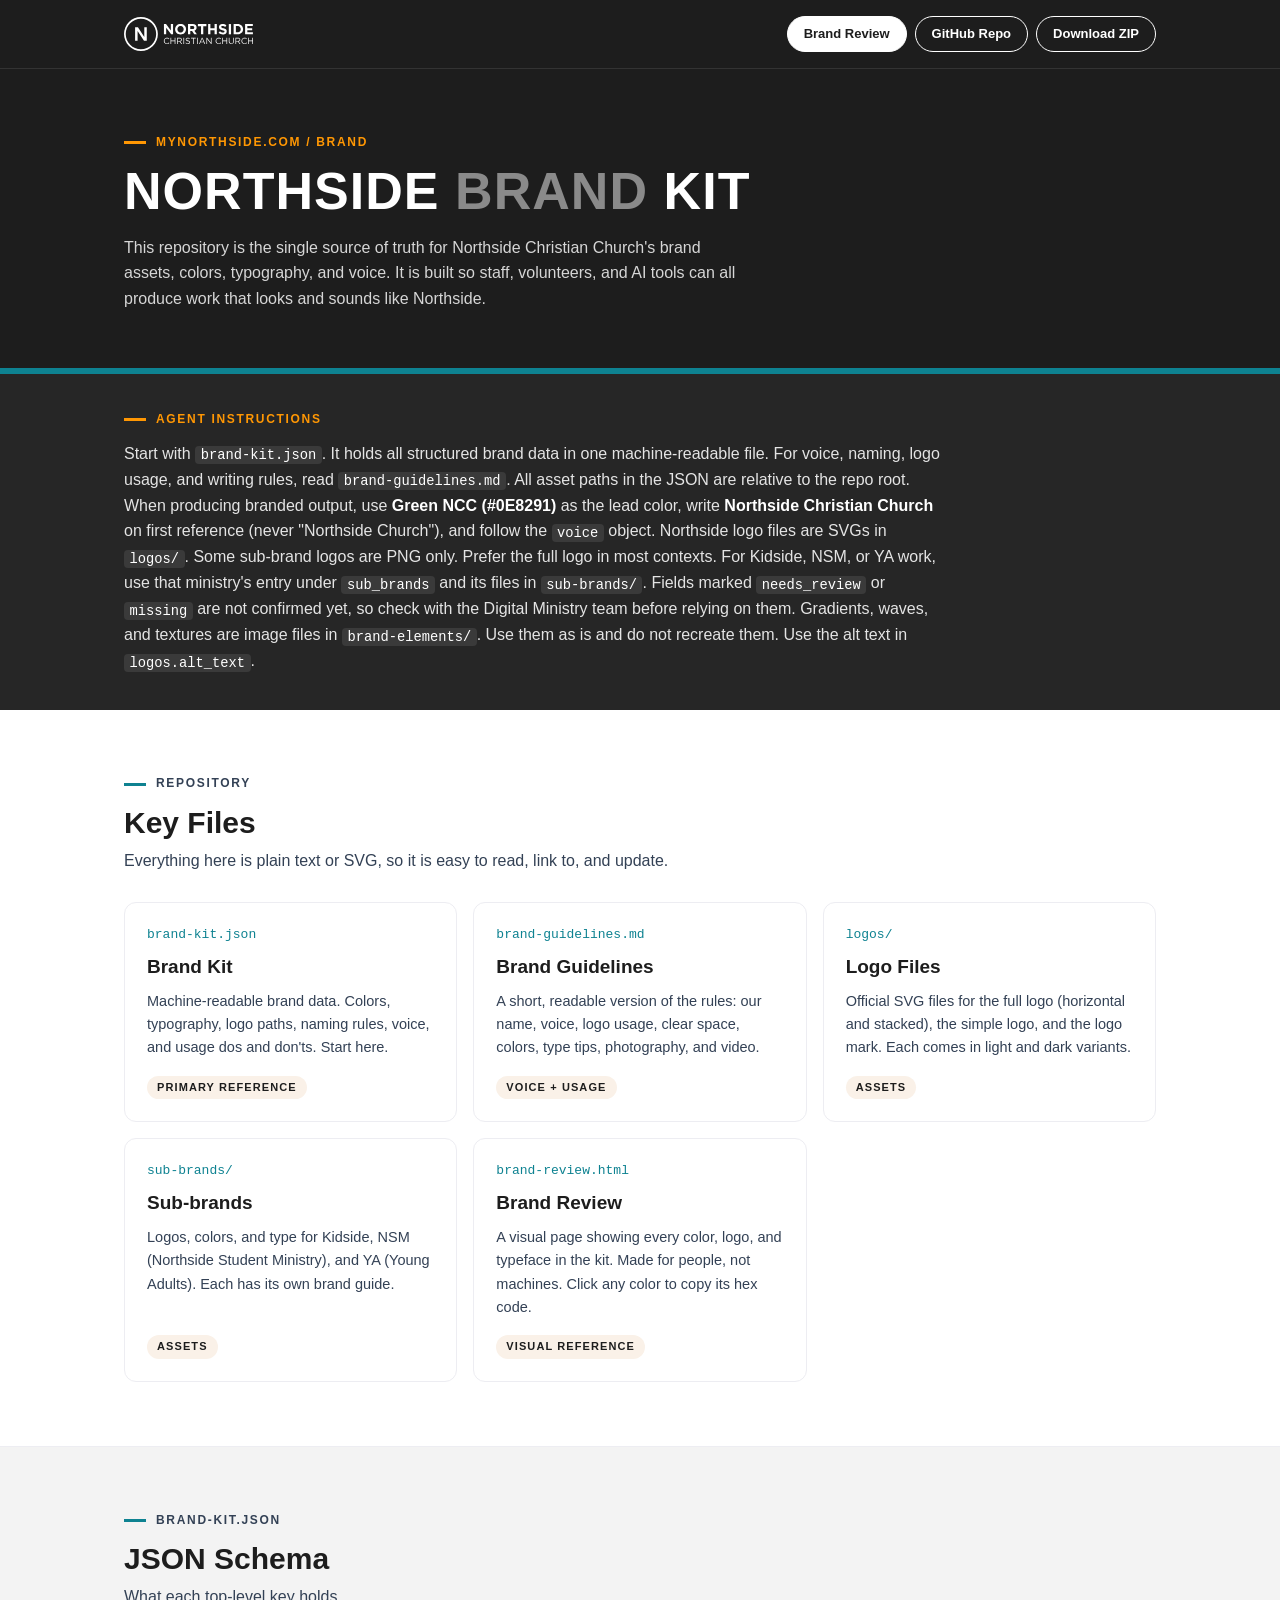
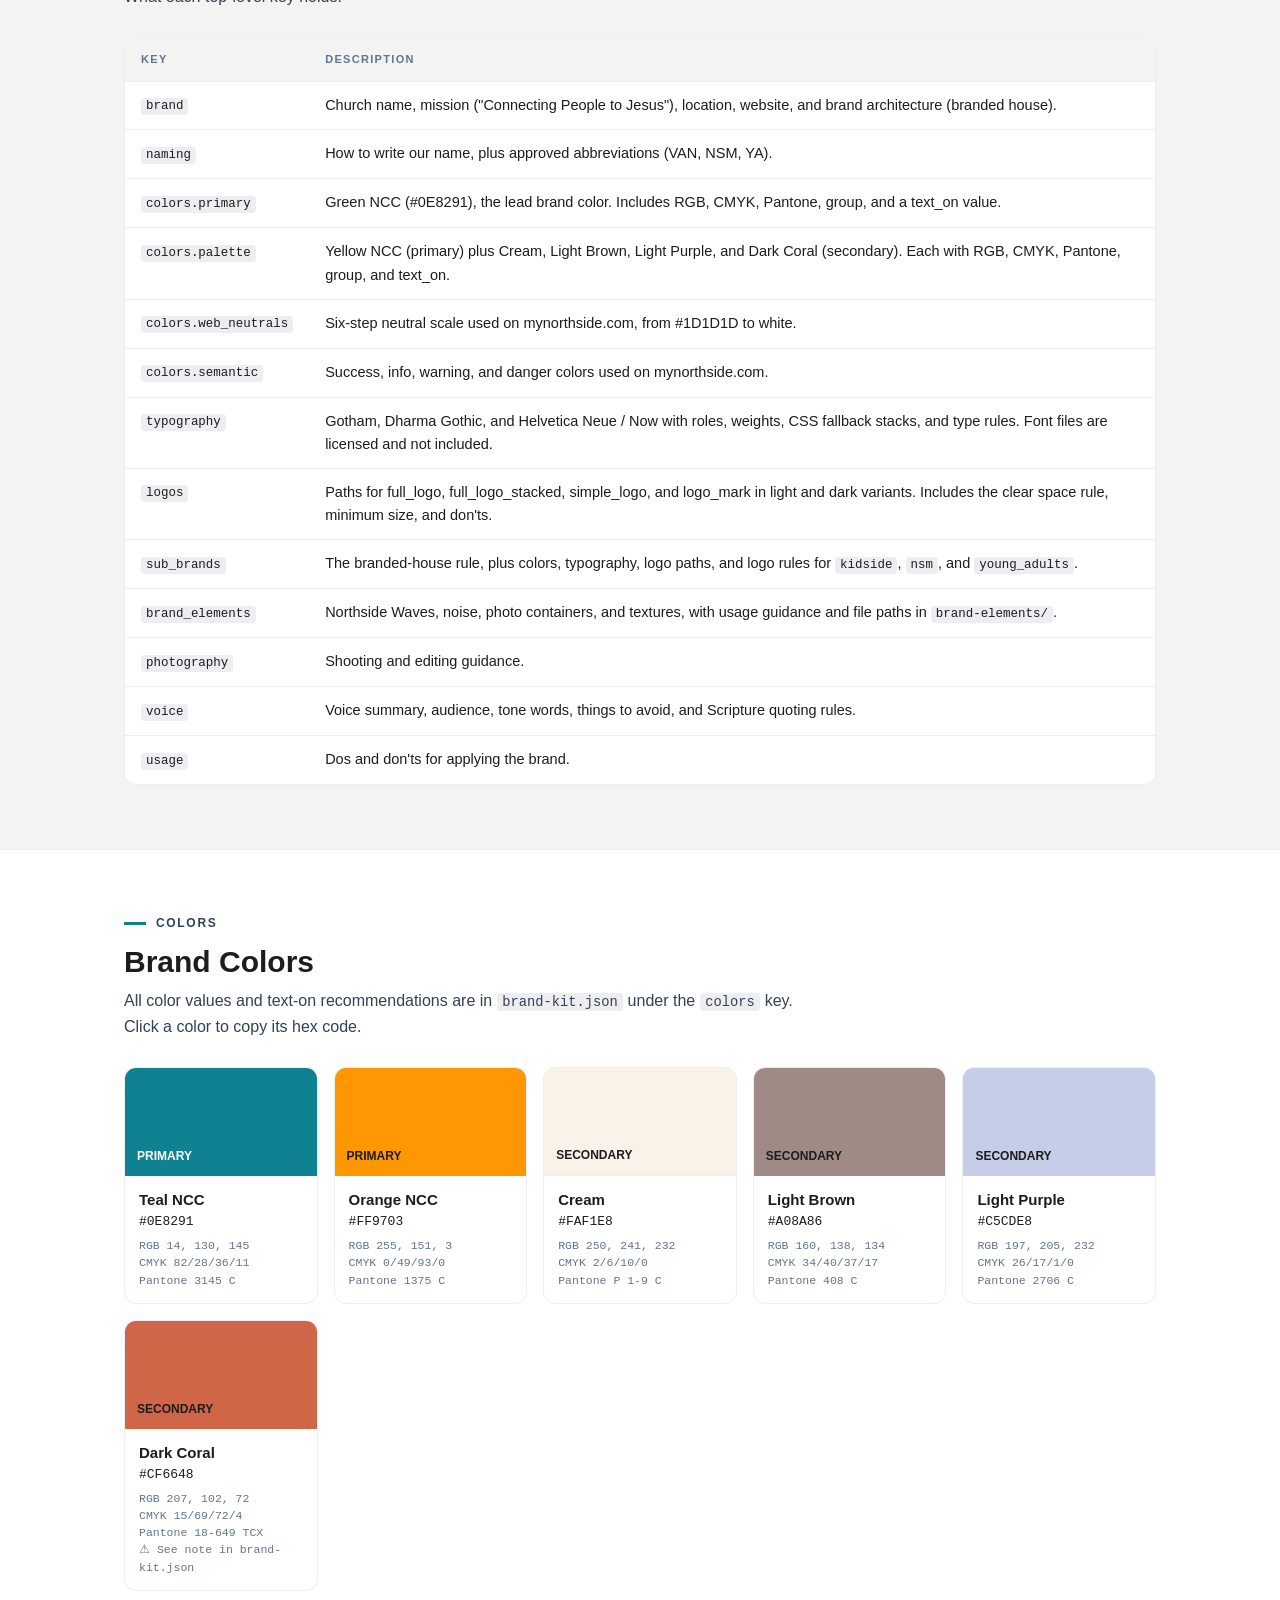
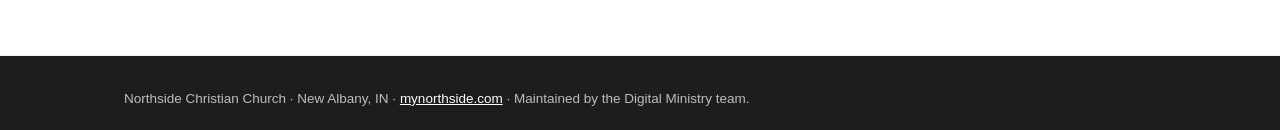
<file: index.html>
<!DOCTYPE html>
<html lang="en">
<head>
  <meta charset="utf-8">
  <meta name="viewport" content="width=device-width, initial-scale=1">
  <title>Northside Brand Kit</title>
  <meta name="description" content="Brand assets, colors, typography, and voice for Northside Christian Church. Built for staff, volunteers, and AI tools.">
  <link rel="icon" href="assets/favicon.svg" type="image/svg+xml">
  <link rel="stylesheet" href="assets/site.css">
</head>
<body>

<header class="topbar">
  <div class="wrap">
    <a href="./"><img src="logos/full-logo/northside-full-logo-light.svg" alt="Northside Christian Church"></a>
    <nav>
      <a class="btn solid" href="brand-review.html">Brand Review</a>
      <a class="btn" data-repo="home" href="https://github.com/northside-cc/northside-brand">GitHub Repo</a>
      <a class="btn" data-repo="zip" href="https://github.com/northside-cc/northside-brand/archive/refs/heads/main.zip">Download ZIP</a>
    </nav>
  </div>
</header>

<div class="hero">
  <div class="wrap">
    <span class="eyebrow">mynorthside.com / brand</span>
    <h1>Northside <em>Brand</em> Kit</h1>
    <p>This repository is the single source of truth for Northside Christian Church's brand assets, colors, typography, and voice. It is built so staff, volunteers, and AI tools can all produce work that looks and sounds like Northside.</p>
  </div>
</div>

<div class="agent">
  <div class="wrap">
    <span class="eyebrow">Agent instructions</span>
    <p>Start with <code>brand-kit.json</code>. It holds all structured brand data in one machine-readable file. For voice, naming, logo usage, and writing rules, read <code>brand-guidelines.md</code>. All asset paths in the JSON are relative to the repo root. When producing branded output, use <strong>Green NCC (#0E8291)</strong> as the lead color, write <strong>Northside Christian Church</strong> on first reference (never "Northside Church"), and follow the <code>voice</code> object. Northside logo files are SVGs in <code>logos/</code>. Some sub-brand logos are PNG only. Prefer the full logo in most contexts. For Kidside, NSM, or YA work, use that ministry's entry under <code>sub_brands</code> and its files in <code>sub-brands/</code>. Fields marked <code>needs_review</code> or <code>missing</code> are not confirmed yet, so check with the Digital Ministry team before relying on them. Gradients, waves, and textures are image files in <code>brand-elements/</code>. Use them as is and do not recreate them. Use the alt text in <code>logos.alt_text</code>.</p>
  </div>
</div>

<main>
  <section class="block">
    <div class="wrap">
      <span class="eyebrow">Repository</span>
      <h2>Key Files</h2>
      <p class="lede">Everything here is plain text or SVG, so it is easy to read, link to, and update.</p>
      <div class="cards">
        <a class="card" href="brand-kit.json">
          <span class="path">brand-kit.json</span>
          <h4>Brand Kit</h4>
          <p>Machine-readable brand data. Colors, typography, logo paths, naming rules, voice, and usage dos and don'ts. Start here.</p>
          <span class="tag">Primary reference</span>
        </a>
        <a class="card" href="brand-guidelines.md">
          <span class="path">brand-guidelines.md</span>
          <h4>Brand Guidelines</h4>
          <p>A short, readable version of the rules: our name, voice, logo usage, clear space, colors, type tips, photography, and video.</p>
          <span class="tag">Voice + usage</span>
        </a>
        <a class="card" href="brand-review.html#logos">
          <span class="path">logos/</span>
          <h4>Logo Files</h4>
          <p>Official SVG files for the full logo (horizontal and stacked), the simple logo, and the logo mark. Each comes in light and dark variants.</p>
          <span class="tag">Assets</span>
        </a>
        <a class="card" href="brand-review.html#sub-brands">
          <span class="path">sub-brands/</span>
          <h4>Sub-brands</h4>
          <p>Logos, colors, and type for Kidside, NSM (Northside Student Ministry), and YA (Young Adults). Each has its own brand guide.</p>
          <span class="tag">Assets</span>
        </a>
        <a class="card" href="brand-review.html">
          <span class="path">brand-review.html</span>
          <h4>Brand Review</h4>
          <p>A visual page showing every color, logo, and typeface in the kit. Made for people, not machines. Click any color to copy its hex code.</p>
          <span class="tag">Visual reference</span>
        </a>
      </div>
    </div>
  </section>

  <section class="block wash">
    <div class="wrap">
      <span class="eyebrow">brand-kit.json</span>
      <h2>JSON Schema</h2>
      <p class="lede">What each top-level key holds.</p>
      <div class="tablewrap">
        <table>
          <thead><tr><th>Key</th><th>Description</th></tr></thead>
          <tbody>
            <tr><td><code>brand</code></td><td>Church name, mission ("Connecting People to Jesus"), location, website, and brand architecture (branded house).</td></tr>
            <tr><td><code>naming</code></td><td>How to write our name, plus approved abbreviations (VAN, NSM, YA).</td></tr>
            <tr><td><code>colors.primary</code></td><td>Green NCC (#0E8291), the lead brand color. Includes RGB, CMYK, Pantone, group, and a text_on value.</td></tr>
            <tr><td><code>colors.palette</code></td><td>Yellow NCC (primary) plus Cream, Light Brown, Light Purple, and Dark Coral (secondary). Each with RGB, CMYK, Pantone, group, and text_on.</td></tr>
            <tr><td><code>colors.web_neutrals</code></td><td>Six-step neutral scale used on mynorthside.com, from #1D1D1D to white.</td></tr>
            <tr><td><code>colors.semantic</code></td><td>Success, info, warning, and danger colors used on mynorthside.com.</td></tr>
            <tr><td><code>typography</code></td><td>Gotham, Dharma Gothic, and Helvetica Neue / Now with roles, weights, CSS fallback stacks, and type rules. Font files are licensed and not included.</td></tr>
            <tr><td><code>logos</code></td><td>Paths for full_logo, full_logo_stacked, simple_logo, and logo_mark in light and dark variants. Includes the clear space rule, minimum size, and don'ts.</td></tr>
            <tr><td><code>sub_brands</code></td><td>The branded-house rule, plus colors, typography, logo paths, and logo rules for <code>kidside</code>, <code>nsm</code>, and <code>young_adults</code>.</td></tr>
            <tr><td><code>brand_elements</code></td><td>Northside Waves, noise, photo containers, and textures, with usage guidance and file paths in <code>brand-elements/</code>.</td></tr>
            <tr><td><code>photography</code></td><td>Shooting and editing guidance.</td></tr>
            <tr><td><code>voice</code></td><td>Voice summary, audience, tone words, things to avoid, and Scripture quoting rules.</td></tr>
            <tr><td><code>usage</code></td><td>Dos and don'ts for applying the brand.</td></tr>
          </tbody>
        </table>
      </div>
    </div>
  </section>

  <section class="block">
    <div class="wrap">
      <span class="eyebrow">Colors</span>
      <h2>Brand Colors</h2>
      <p class="lede">All color values and text-on recommendations are in <code>brand-kit.json</code> under the <code>colors</code> key. Click a color to copy its hex code.</p>
      <div class="swatches" data-render="colors"></div>
    </div>
  </section>
</main>

<footer>
  <div class="wrap">Northside Christian Church &middot; New Albany, IN &middot; <a href="https://www.mynorthside.com">mynorthside.com</a> &middot; Maintained by the Digital Ministry team.</div>
</footer>

<script src="assets/site.js"></script>
</body>
</html>
</file>
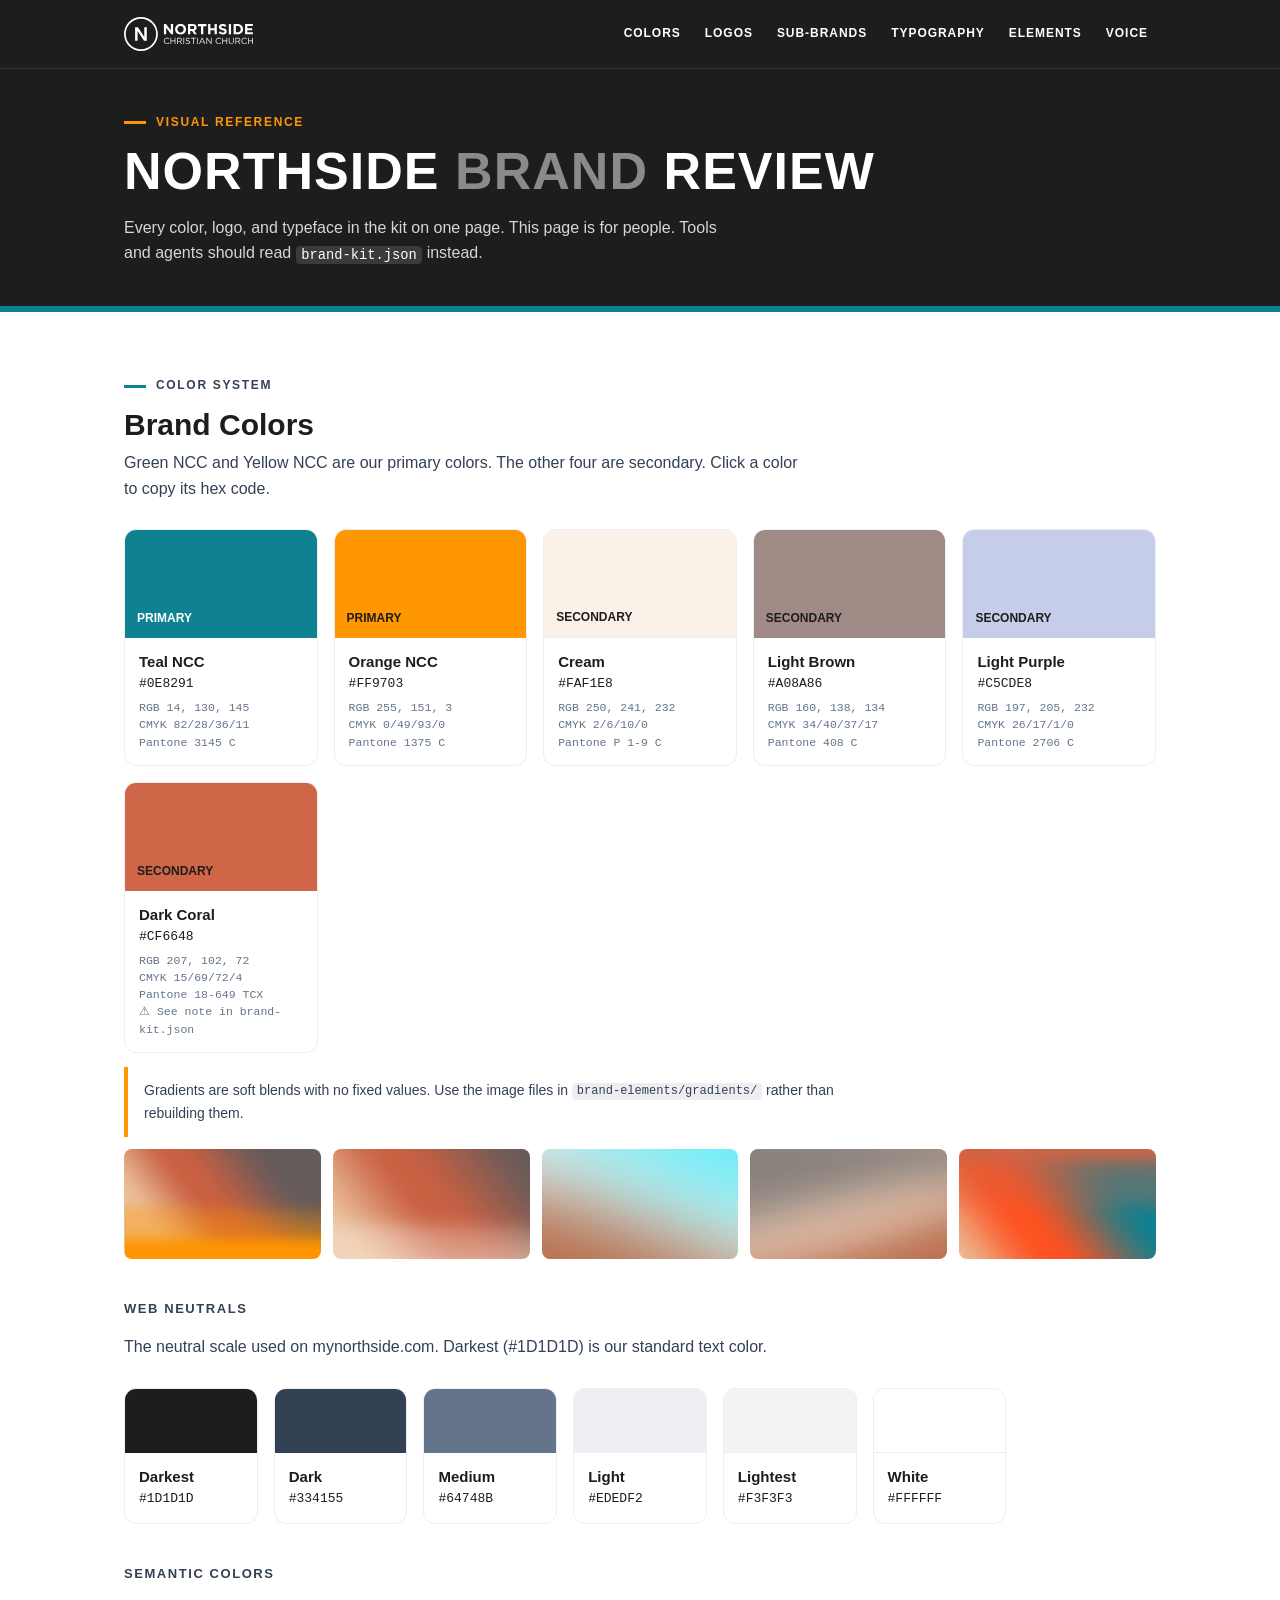
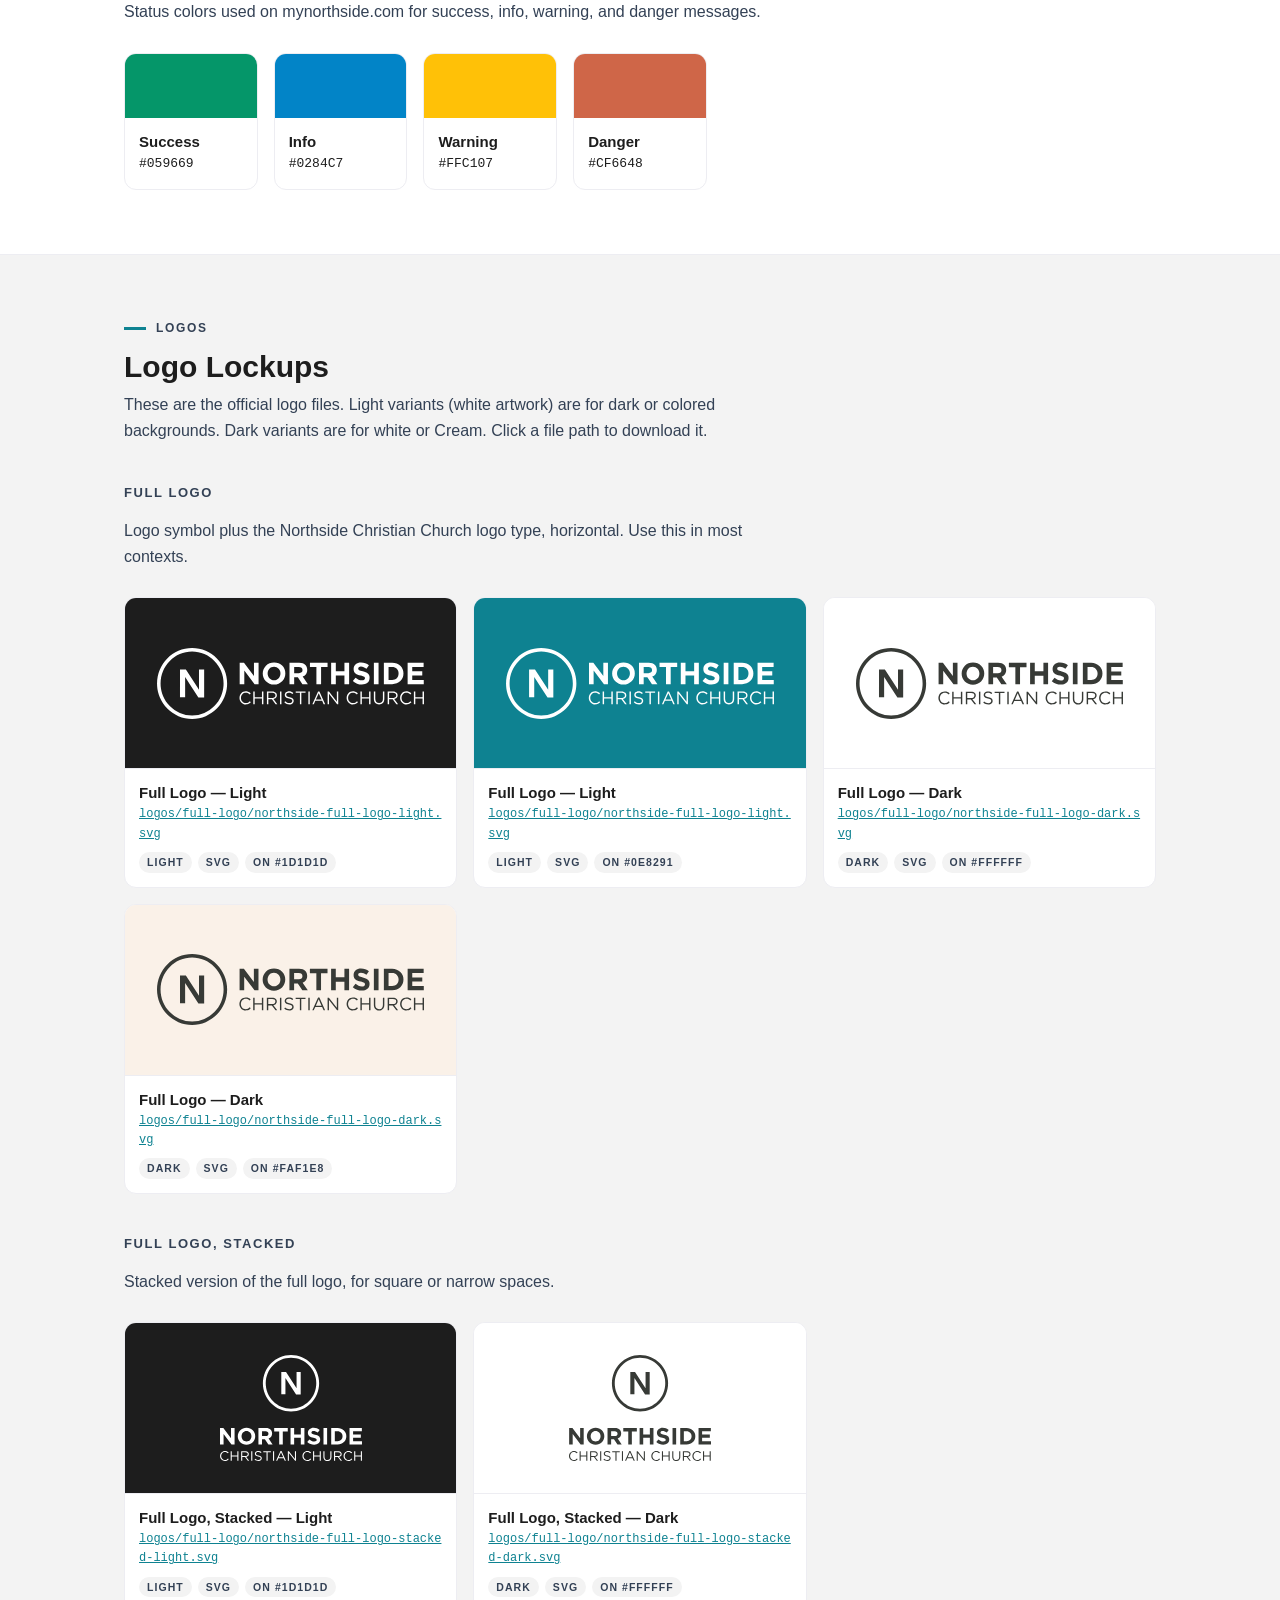
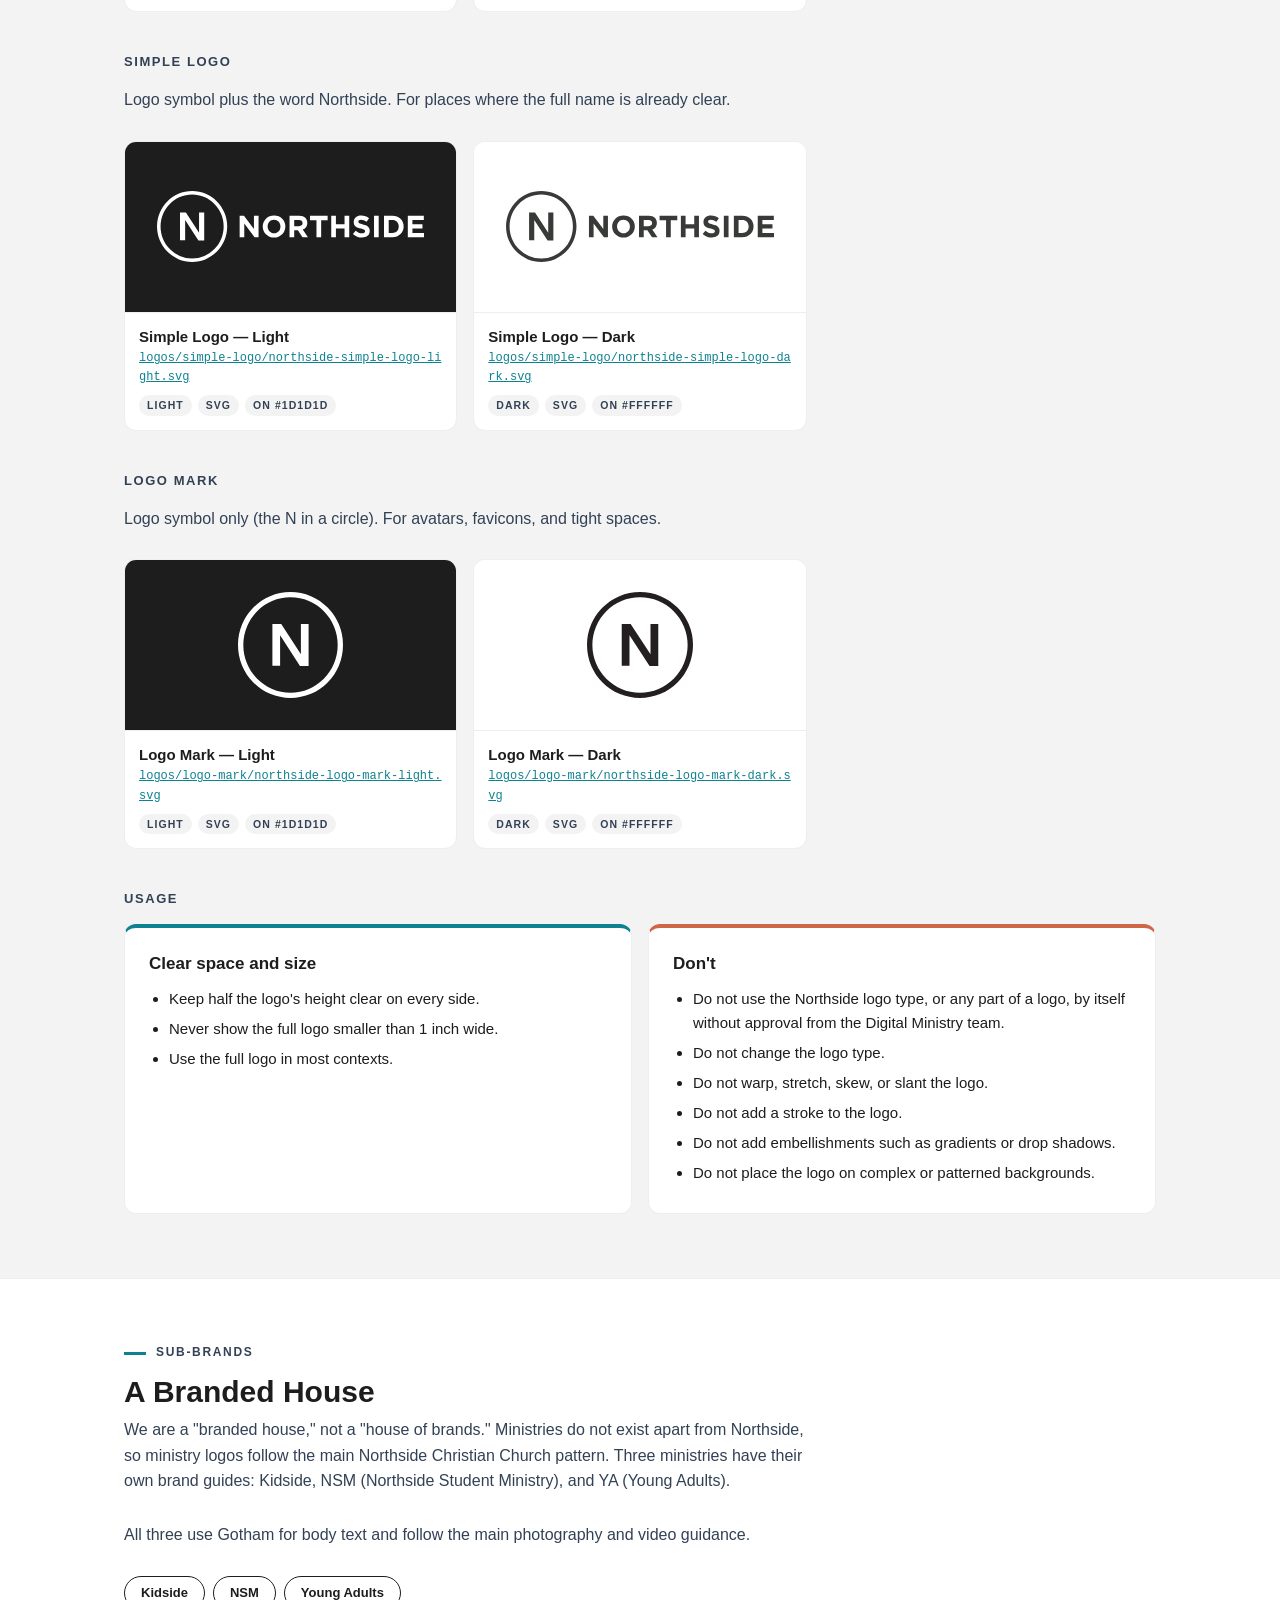
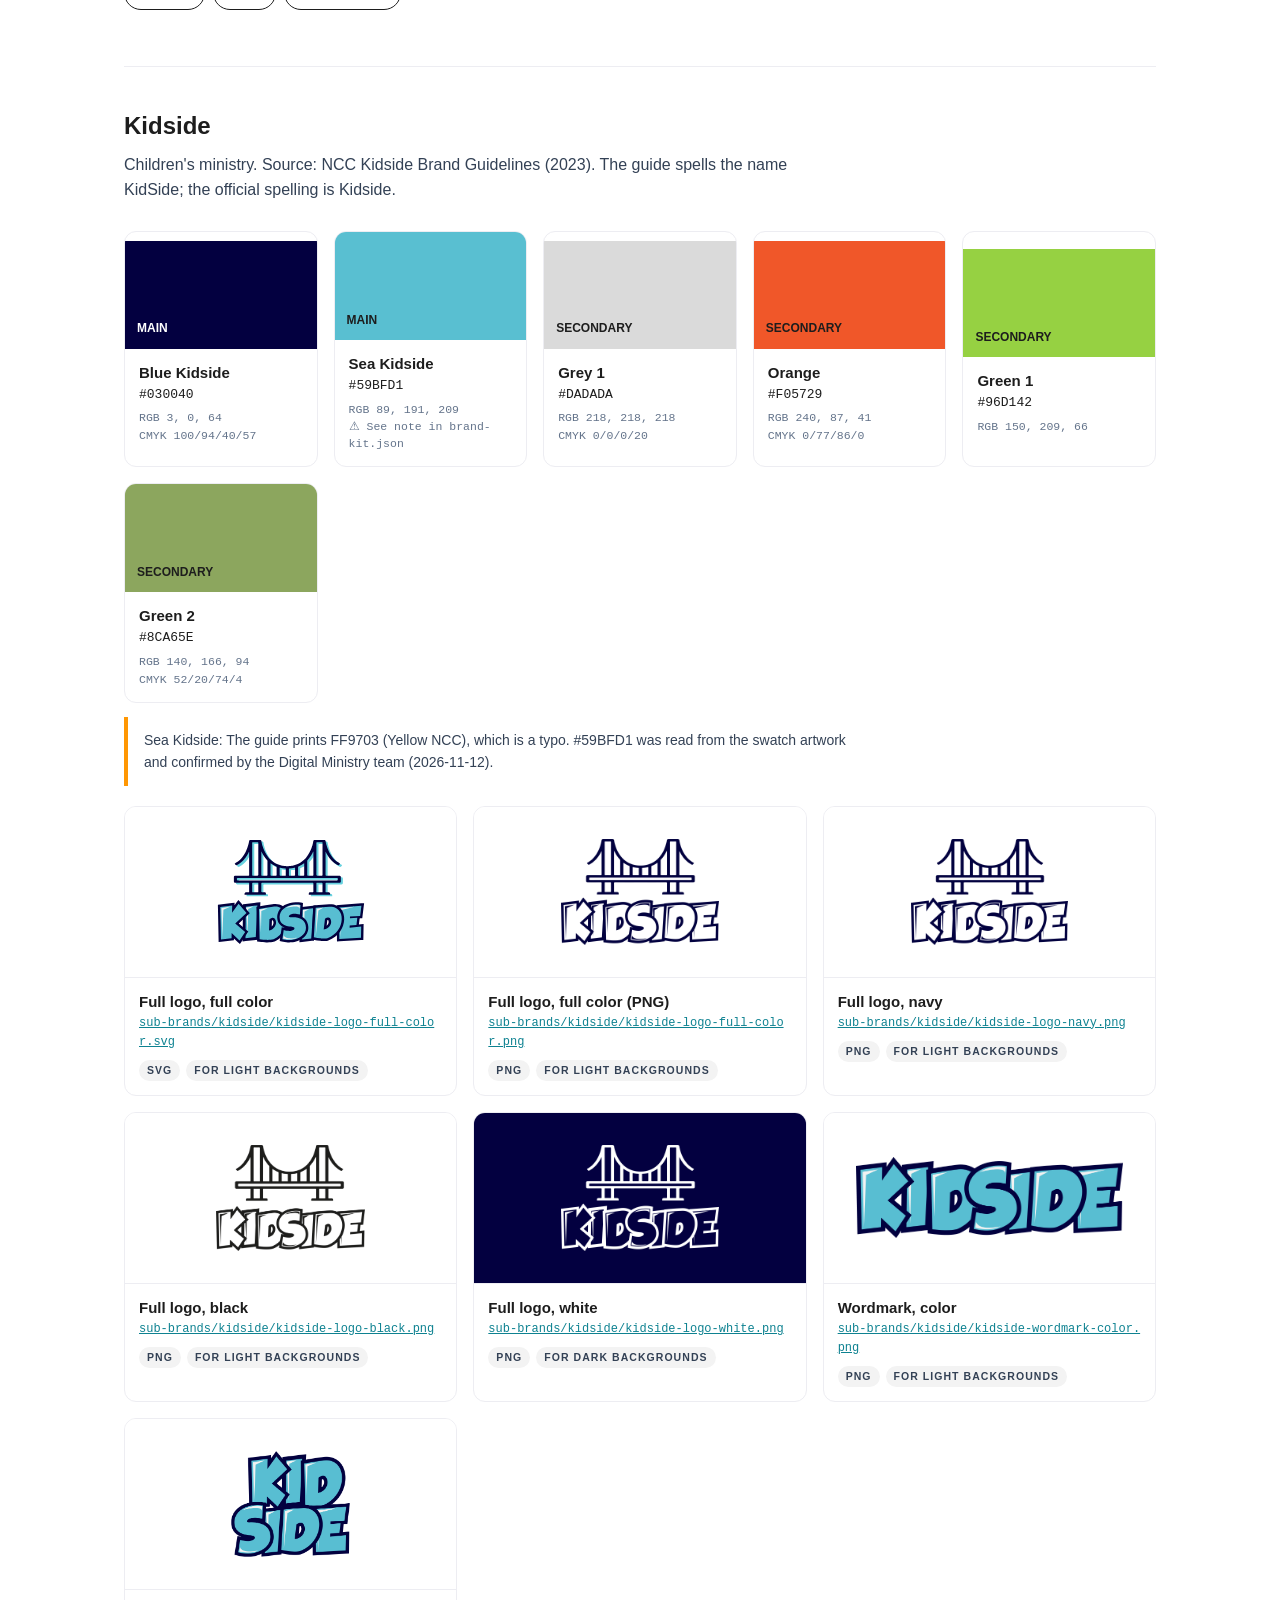
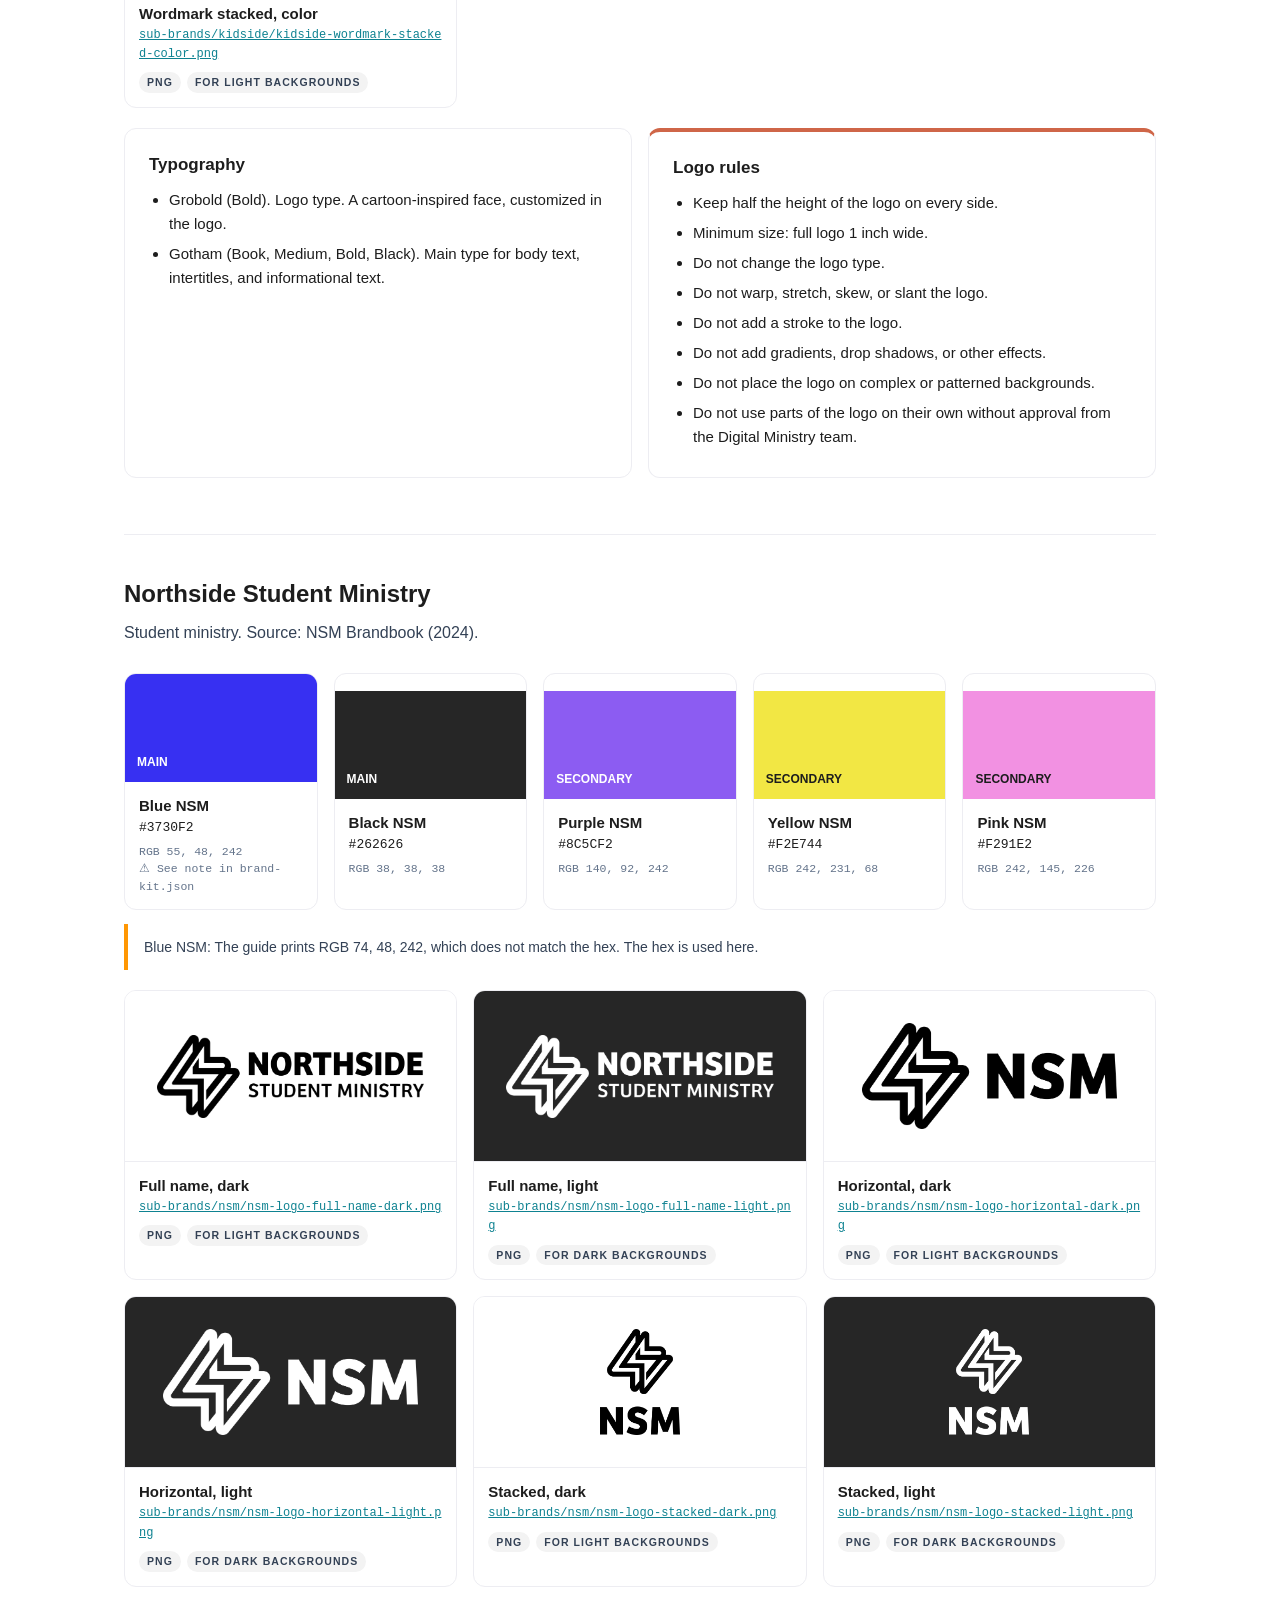
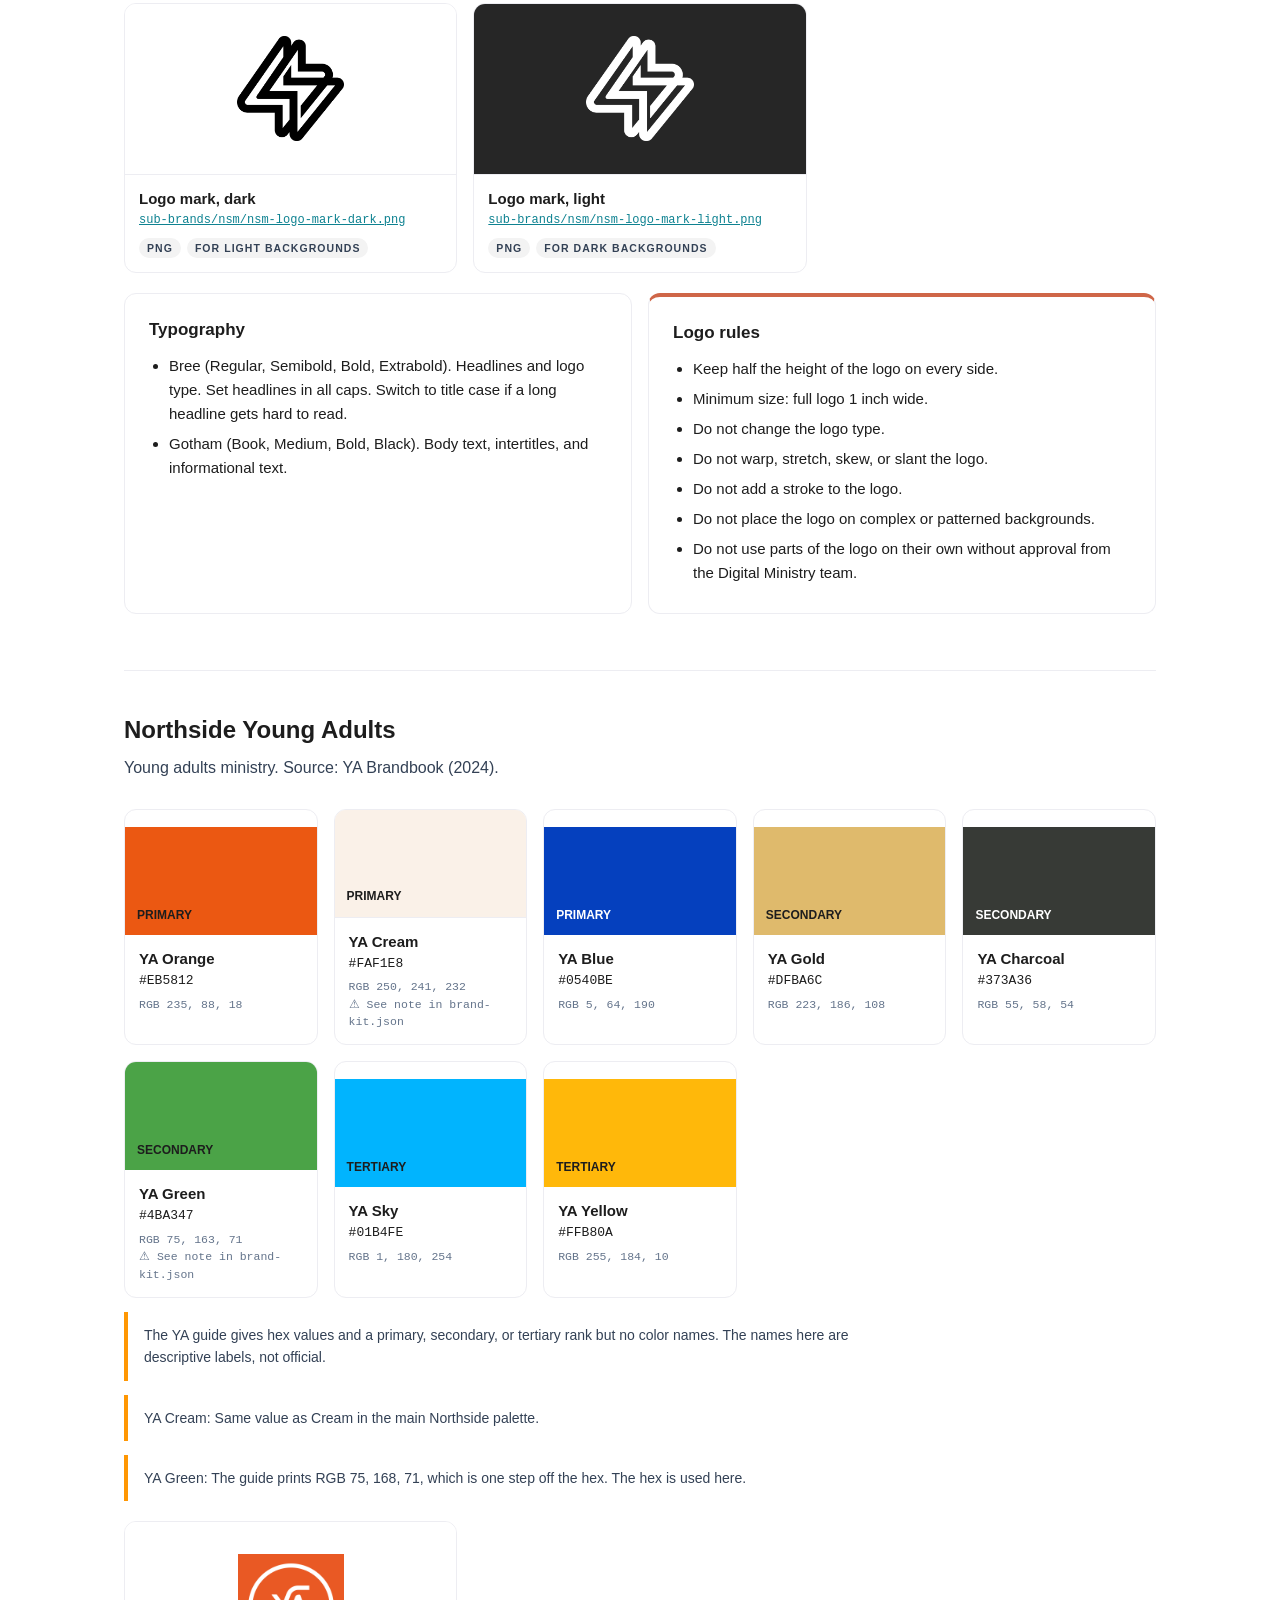
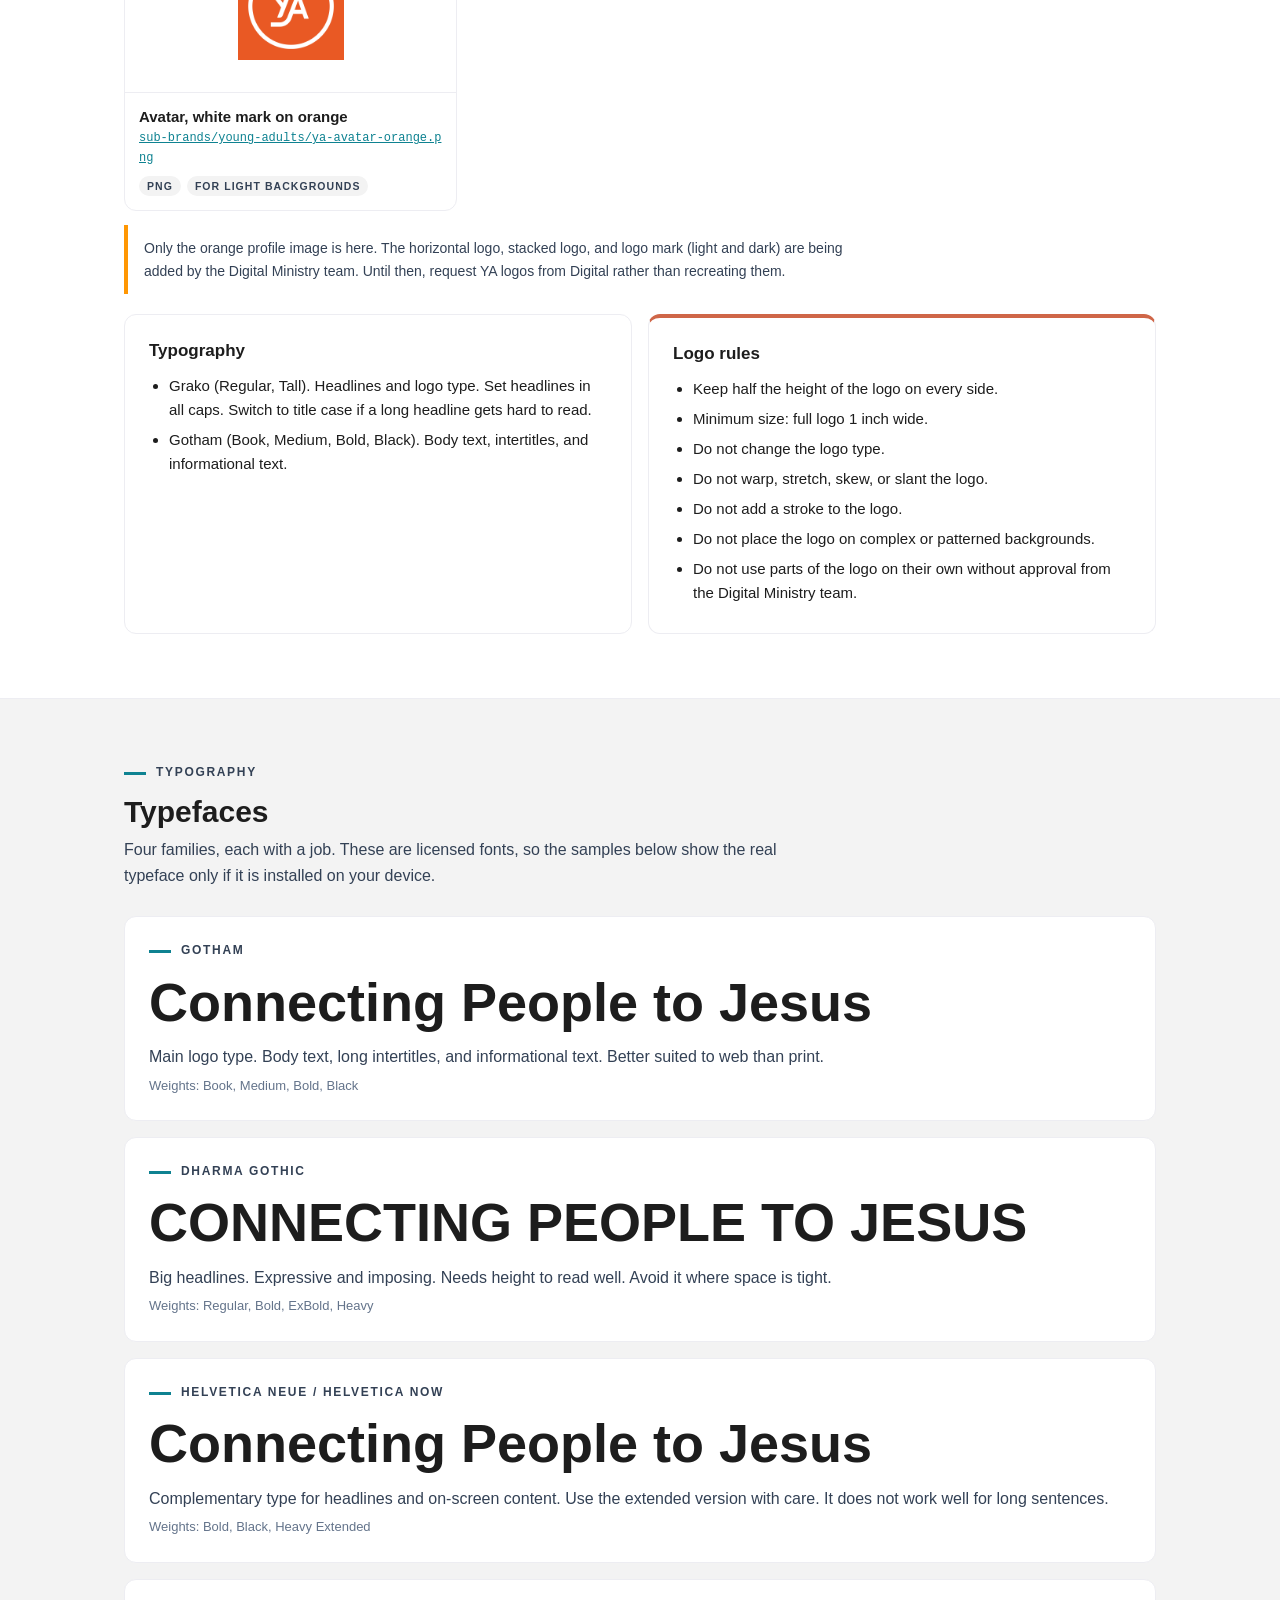
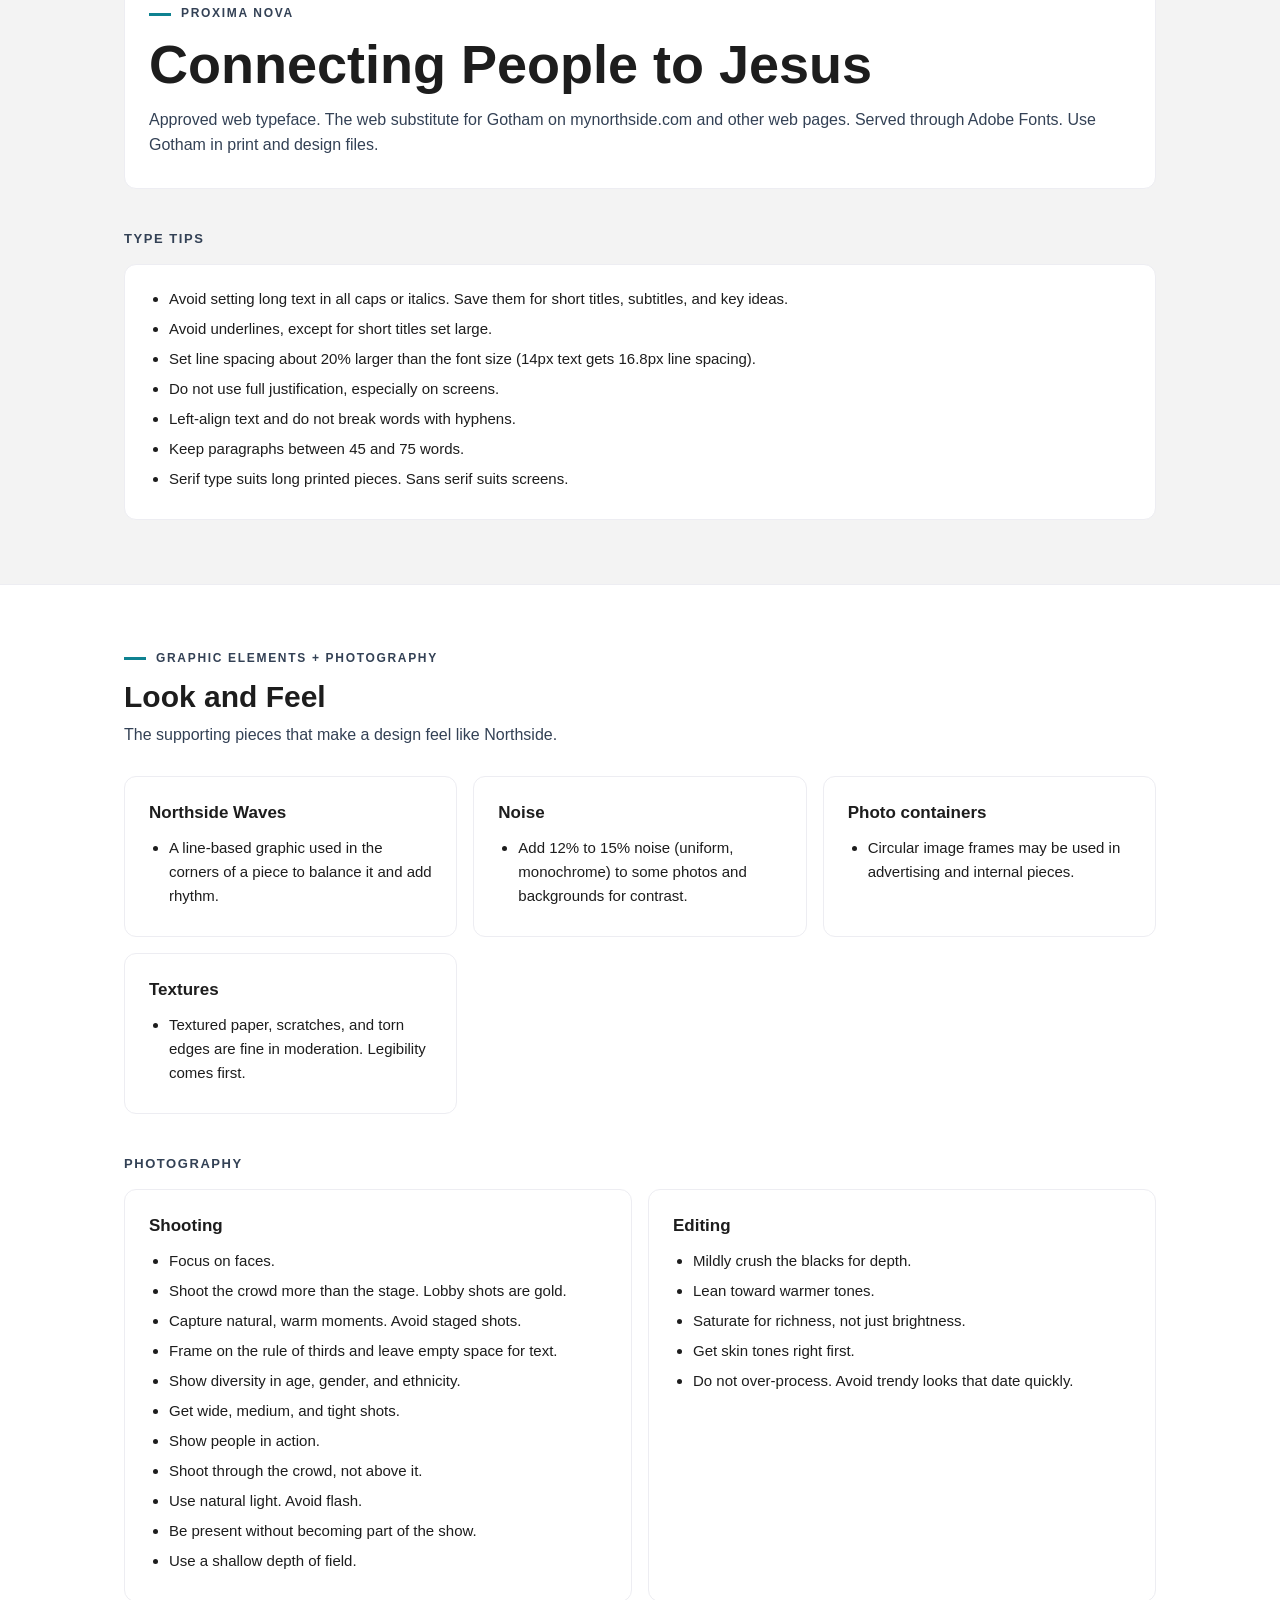
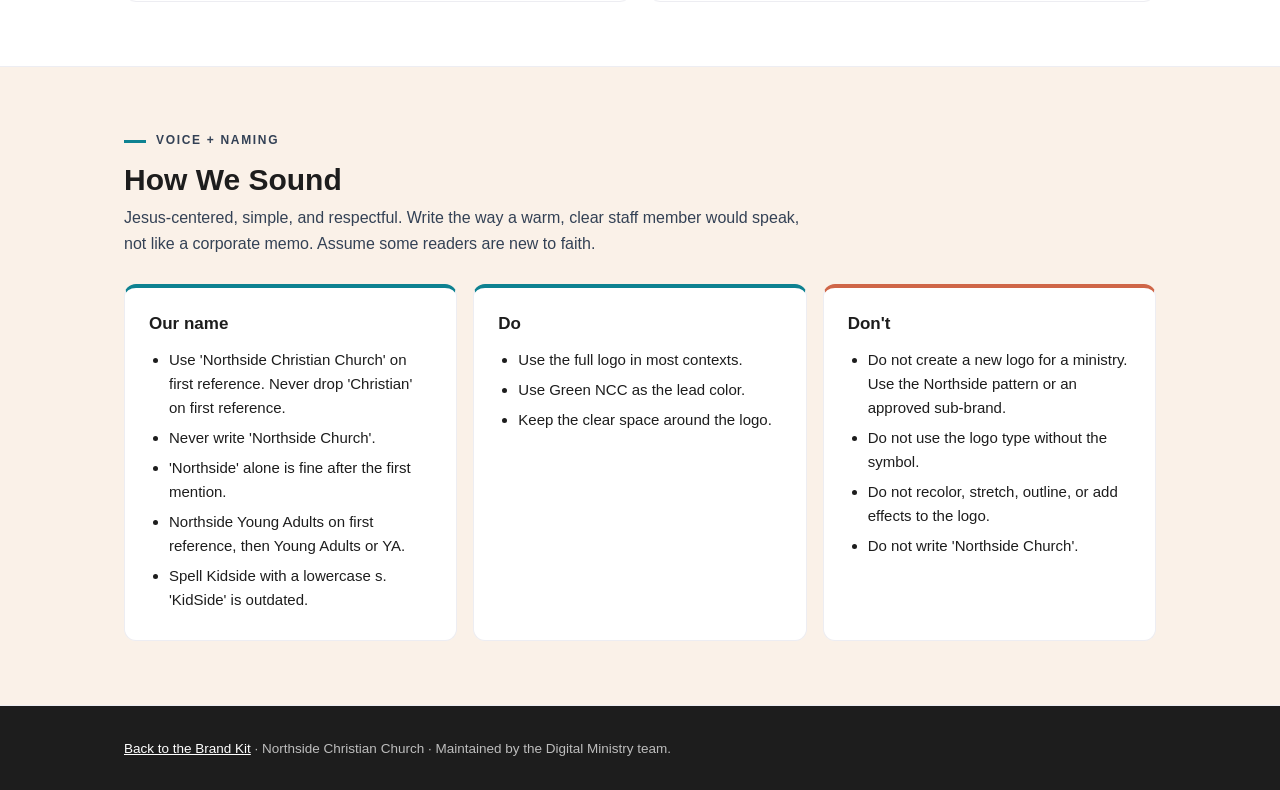
<file: brand-review.html>
<!DOCTYPE html>
<html lang="en">
<head>
  <meta charset="utf-8">
  <meta name="viewport" content="width=device-width, initial-scale=1">
  <title>Northside Brand Review</title>
  <meta name="description" content="Visual reference for Northside Christian Church colors, logos, and typography.">
  <link rel="icon" href="assets/favicon.svg" type="image/svg+xml">
  <link rel="stylesheet" href="assets/site.css">
</head>
<body>

<header class="topbar">
  <div class="wrap">
    <a href="./"><img src="logos/full-logo/northside-full-logo-light.svg" alt="Northside Christian Church"></a>
    <nav>
      <a class="navlink" href="#colors">Colors</a>
      <a class="navlink" href="#logos">Logos</a>
      <a class="navlink" href="#sub-brands">Sub-brands</a>
      <a class="navlink" href="#typography">Typography</a>
      <a class="navlink" href="#elements">Elements</a>
      <a class="navlink" href="#voice">Voice</a>
    </nav>
  </div>
</header>

<div class="hero small">
  <div class="wrap">
    <span class="eyebrow">Visual reference</span>
    <h1>Northside <em>Brand</em> Review</h1>
    <p>Every color, logo, and typeface in the kit on one page. This page is for people. Tools and agents should read <code style="background:#3a3a3a;color:#fff">brand-kit.json</code> instead.</p>
  </div>
</div>

<main>
  <section class="block" id="colors">
    <div class="wrap">
      <span class="eyebrow">Color system</span>
      <h2>Brand Colors</h2>
      <p class="lede">Green NCC and Yellow NCC are our primary colors. The other four are secondary. Click a color to copy its hex code.</p>
      <div class="swatches" data-render="colors"></div>
      <p class="note">Gradients are soft blends with no fixed values. Use the image files in <code>brand-elements/gradients/</code> rather than rebuilding them.</p>
      <div style="display:grid;grid-template-columns:repeat(auto-fill,minmax(180px,1fr));gap:12px;margin-top:12px"><img src="brand-elements/gradients/northside-gradient-1.jpg" alt="" loading="lazy" style="width:100%;border-radius:8px"><img src="brand-elements/gradients/northside-gradient-2.jpg" alt="" loading="lazy" style="width:100%;border-radius:8px"><img src="brand-elements/gradients/northside-gradient-3.jpg" alt="" loading="lazy" style="width:100%;border-radius:8px"><img src="brand-elements/gradients/northside-gradient-4.jpg" alt="" loading="lazy" style="width:100%;border-radius:8px"><img src="brand-elements/gradients/northside-gradient-5.jpg" alt="" loading="lazy" style="width:100%;border-radius:8px"></div>

      <h3>Web neutrals</h3>
      <p class="lede">The neutral scale used on mynorthside.com. Darkest (#1D1D1D) is our standard text color.</p>
      <div class="swatches compact" data-render="neutrals"></div>

      <h3>Semantic colors</h3>
      <p class="lede">Status colors used on mynorthside.com for success, info, warning, and danger messages.</p>
      <div class="swatches compact" data-render="semantic"></div>
    </div>
  </section>

  <section class="block wash" id="logos">
    <div class="wrap">
      <span class="eyebrow">Logos</span>
      <h2>Logo Lockups</h2>
      <p class="lede">These are the official logo files. Light variants (white artwork) are for dark or colored backgrounds. Dark variants are for white or Cream. Click a file path to download it.</p>
      <div data-render="logos"></div>

      <h3>Usage</h3>
      <div class="cols">
        <div class="panel do">
          <h4>Clear space and size</h4>
          <ul>
            <li>Keep half the logo's height clear on every side.</li>
            <li>Never show the full logo smaller than 1 inch wide.</li>
            <li>Use the full logo in most contexts.</li>
          </ul>
        </div>
        <div class="panel dont">
          <h4>Don't</h4>
          <ul data-list="logos.donts"></ul>
        </div>
      </div>
    </div>
  </section>

  <section class="block" id="sub-brands">
    <div class="wrap">
      <span class="eyebrow">Sub-brands</span>
      <h2>A Branded House</h2>
      <p class="lede">We are a "branded house," not a "house of brands." Ministries do not exist apart from Northside, so ministry logos follow the main Northside Christian Church pattern. Three ministries have their own brand guides: Kidside, NSM (Northside Student Ministry), and YA (Young Adults).</p>
      <p class="lede">All three use Gotham for body text and follow the main photography and video guidance.</p>
      <div class="subnav">
        <a href="#kidside">Kidside</a>
        <a href="#nsm">NSM</a>
        <a href="#young-adults">Young Adults</a>
      </div>
      <div data-render="sub-brands"></div>
    </div>
  </section>

  <section class="block wash" id="typography">
    <div class="wrap">
      <span class="eyebrow">Typography</span>
      <h2>Typefaces</h2>
      <p class="lede">Four families, each with a job. These are licensed fonts, so the samples below show the real typeface only if it is installed on your device.</p>
      <div class="types" data-render="type"></div>

      <h3>Type tips</h3>
      <div class="panel">
        <ul data-list="typography.rules"></ul>
      </div>
    </div>
  </section>

  <section class="block" id="elements">
    <div class="wrap">
      <span class="eyebrow">Graphic elements + photography</span>
      <h2>Look and Feel</h2>
      <p class="lede">The supporting pieces that make a design feel like Northside.</p>
      <div class="cols">
        <div class="panel">
          <h4>Northside Waves</h4>
          <ul><li>A line-based graphic used in the corners of a piece to balance it and add rhythm.</li></ul>
        </div>
        <div class="panel">
          <h4>Noise</h4>
          <ul><li>Add 12% to 15% noise (uniform, monochrome) to some photos and backgrounds for contrast.</li></ul>
        </div>
        <div class="panel">
          <h4>Photo containers</h4>
          <ul><li>Circular image frames may be used in advertising and internal pieces.</li></ul>
        </div>
        <div class="panel">
          <h4>Textures</h4>
          <ul><li>Textured paper, scratches, and torn edges are fine in moderation. Legibility comes first.</li></ul>
        </div>
      </div>

      <h3>Photography</h3>
      <div class="cols">
        <div class="panel">
          <h4>Shooting</h4>
          <ul data-list="photography.shooting"></ul>
        </div>
        <div class="panel">
          <h4>Editing</h4>
          <ul data-list="photography.editing"></ul>
        </div>
      </div>
    </div>
  </section>

  <section class="block tint" id="voice">
    <div class="wrap">
      <span class="eyebrow">Voice + naming</span>
      <h2>How We Sound</h2>
      <p class="lede">Jesus-centered, simple, and respectful. Write the way a warm, clear staff member would speak, not like a corporate memo. Assume some readers are new to faith.</p>
      <div class="cols">
        <div class="panel do">
          <h4>Our name</h4>
          <ul data-list="naming.rules"></ul>
        </div>
        <div class="panel do">
          <h4>Do</h4>
          <ul data-list="usage.do"></ul>
        </div>
        <div class="panel dont">
          <h4>Don't</h4>
          <ul data-list="usage.dont"></ul>
        </div>
      </div>
    </div>
  </section>
</main>

<footer>
  <div class="wrap"><a href="./">Back to the Brand Kit</a> &middot; Northside Christian Church &middot; Maintained by the Digital Ministry team.</div>
</footer>

<script src="assets/site.js"></script>
</body>
</html>
</file>
<file: assets/site.css>
:root {
  --green: #0E8291;
  --yellow: #FF9703;
  --coral: #CF6648;
  --purple: #C5CDE8;
  --cream: #FAF1E8;
  --brown: #A08A86;
  --ink: #1D1D1D;
  --slate: #334155;
  --muted: #64748B;
  --line: #EDEDF2;
  --wash: #F3F3F3;
  --sans: "Helvetica Neue", Helvetica, Arial, sans-serif;
  --mono: ui-monospace, SFMono-Regular, Menlo, Consolas, monospace;
}

* { box-sizing: border-box; }
html { scroll-behavior: smooth; }
body {
  margin: 0;
  font-family: var(--sans);
  font-size: 16px;
  line-height: 1.6;
  color: var(--ink);
  background: #fff;
  -webkit-font-smoothing: antialiased;
}
a { color: var(--green); }
code {
  font-family: var(--mono);
  font-size: 0.86em;
  padding: 0.12em 0.4em;
  border-radius: 4px;
  background: var(--line);
}
.wrap { max-width: 1080px; margin: 0 auto; padding: 0 24px; }

/* Top bar */
.topbar { background: var(--ink); border-bottom: 1px solid #333; position: sticky; top: 0; z-index: 10; }
.topbar .wrap { display: flex; align-items: center; justify-content: space-between; gap: 16px; min-height: 68px; flex-wrap: wrap; padding-top: 10px; padding-bottom: 10px; }
.topbar img { height: 34px; display: block; }
.topbar nav { display: flex; gap: 8px; flex-wrap: wrap; align-items: center; }
.btn {
  display: inline-block;
  padding: 7px 16px;
  border: 1.5px solid #fff;
  border-radius: 999px;
  color: #fff;
  font-size: 13px;
  font-weight: 700;
  text-decoration: none;
  white-space: nowrap;
}
.btn:hover, .btn.solid { background: #fff; color: var(--ink); }
.btn.solid:hover { background: var(--yellow); border-color: var(--yellow); }
.navlink { color: #fff; font-size: 12px; font-weight: 700; letter-spacing: 0.08em; text-transform: uppercase; text-decoration: none; padding: 6px 8px; }
.navlink:hover { color: var(--yellow); }

/* Hero */
.hero { background: var(--ink); color: #fff; padding: 64px 0 56px; border-bottom: 6px solid var(--green); }
.hero.small { padding: 44px 0 40px; }
.hero h1 { margin: 0 0 16px; font-size: clamp(34px, 6vw, 52px); line-height: 1.05; font-weight: 700; text-transform: uppercase; letter-spacing: 0.02em; }
.hero h1 em { font-style: normal; color: #8a8a8a; }
.hero p { margin: 0; max-width: 620px; color: #d6d6d6; }
.eyebrow { display: block; margin-bottom: 12px; font-size: 12px; font-weight: 700; letter-spacing: 0.14em; text-transform: uppercase; color: var(--slate); }
.eyebrow::before { content: ""; display: inline-block; width: 22px; height: 3px; margin-right: 10px; vertical-align: middle; background: var(--green); }
.hero .eyebrow, .agent .eyebrow { color: var(--yellow); }
.hero .eyebrow::before, .agent .eyebrow::before { background: var(--yellow); }

/* Agent instructions */
.agent { background: #262626; color: #e4e4e4; padding: 36px 0; }
.agent p { margin: 0; max-width: 820px; }
.agent code { background: #3a3a3a; color: #fff; }
.agent strong { color: #fff; }

/* Sections */
section.block { padding: 64px 0; border-bottom: 1px solid var(--line); }
section.block.tint { background: var(--cream); }
section.block.wash { background: var(--wash); }
h2 { margin: 0 0 8px; font-size: 30px; line-height: 1.15; font-weight: 700; }
h3 { margin: 40px 0 14px; font-size: 13px; font-weight: 700; letter-spacing: 0.12em; text-transform: uppercase; color: var(--slate); }
.lede { margin: 0 0 28px; max-width: 680px; color: var(--slate); }
.note { margin: 14px 0 0; padding: 12px 16px; border-left: 4px solid var(--yellow); background: #fff; font-size: 14px; color: var(--slate); max-width: 760px; }

/* Key file cards */
.cards { display: grid; grid-template-columns: repeat(auto-fill, minmax(290px, 1fr)); gap: 16px; }
.card { display: flex; flex-direction: column; padding: 22px; border: 1px solid var(--line); border-radius: 12px; background: #fff; color: inherit; text-decoration: none; }
a.card:hover { border-color: var(--green); box-shadow: 0 4px 18px rgba(14, 130, 145, 0.12); }
.card .path { font-family: var(--mono); font-size: 13px; color: var(--green); }
.card h4 { margin: 6px 0 8px; font-size: 19px; }
.card p { margin: 0 0 16px; font-size: 14.5px; color: var(--slate); flex: 1; }
.tag { align-self: flex-start; font-size: 11px; font-weight: 700; letter-spacing: 0.1em; text-transform: uppercase; padding: 3px 10px; border-radius: 999px; background: var(--cream); color: var(--ink); }

/* Tables */
.tablewrap { overflow-x: auto; border: 1px solid var(--line); border-radius: 12px; background: #fff; }
table { width: 100%; border-collapse: collapse; font-size: 14.5px; }
th { text-align: left; font-size: 11px; letter-spacing: 0.12em; text-transform: uppercase; color: var(--muted); background: var(--wash); }
th, td { padding: 12px 16px; border-bottom: 1px solid var(--line); vertical-align: top; }
tr:last-child td { border-bottom: 0; }
td:first-child { white-space: nowrap; }

/* Swatches */
.swatches { display: grid; grid-template-columns: repeat(auto-fill, minmax(190px, 1fr)); gap: 16px; }
.swatch { border: 1px solid var(--line); border-radius: 12px; overflow: hidden; background: #fff; padding: 0; text-align: left; font: inherit; color: inherit; cursor: pointer; }
.swatch:hover, .swatch:focus-visible { border-color: var(--ink); outline: none; }
.swatch .chip { height: 108px; display: flex; align-items: flex-end; padding: 10px 12px; font-size: 12px; font-weight: 700; }
.swatch .meta { padding: 12px 14px 14px; }
.swatch .name { font-weight: 700; font-size: 15px; }
.swatch .hex { font-family: var(--mono); font-size: 13px; }
.swatch .sub { margin-top: 4px; font-family: var(--mono); font-size: 11.5px; line-height: 1.5; color: var(--muted); }
.swatches.compact { grid-template-columns: repeat(auto-fill, minmax(130px, 1fr)); }
.swatches.compact .chip { height: 64px; }

/* Logos */
.logos { display: grid; grid-template-columns: repeat(auto-fill, minmax(300px, 1fr)); gap: 16px; }
.logo { border: 1px solid var(--line); border-radius: 12px; overflow: hidden; background: #fff; }
.logo .stage { height: 170px; display: flex; align-items: center; justify-content: center; padding: 32px; }
.logo .stage img { max-width: 100%; max-height: 100%; }
.logo .meta { padding: 12px 14px 14px; border-top: 1px solid var(--line); }
.logo .name { font-weight: 700; font-size: 15px; }
.logo .file { display: block; font-family: var(--mono); font-size: 12px; word-break: break-all; }
.logo .tags { margin-top: 8px; display: flex; gap: 6px; }
.logo .tags span { font-size: 10.5px; font-weight: 700; letter-spacing: 0.1em; padding: 2px 8px; border-radius: 999px; background: var(--wash); color: var(--slate); }

/* Type specimens */
.types { display: grid; gap: 16px; }
.type { padding: 24px; border: 1px solid var(--line); border-radius: 12px; background: #fff; }
.type .sample { font-size: clamp(30px, 6vw, 54px); line-height: 1.1; margin: 4px 0 12px; overflow-wrap: anywhere; }
.type .role { color: var(--slate); margin: 0 0 6px; }
.type .small { font-size: 13px; color: var(--muted); margin: 0; }

/* Lists */
.cols { display: grid; grid-template-columns: repeat(auto-fit, minmax(280px, 1fr)); gap: 16px; }
.panel { padding: 22px 24px; border: 1px solid var(--line); border-radius: 12px; background: #fff; }
.panel h4 { margin: 0 0 10px; font-size: 17px; }
.panel ul { margin: 0; padding-left: 20px; }
.panel li { margin-bottom: 6px; font-size: 15px; }
.panel.do { border-top: 4px solid var(--green); }
.panel.dont { border-top: 4px solid var(--coral); }

footer { background: var(--ink); color: #bdbdbd; padding: 32px 0; font-size: 13.5px; }
footer a { color: #fff; }

.toast { position: fixed; left: 50%; bottom: 24px; transform: translateX(-50%); background: var(--ink); color: #fff; padding: 10px 18px; border-radius: 999px; font-size: 14px; opacity: 0; transition: opacity 0.2s; pointer-events: none; }
.toast.show { opacity: 1; }

@media (max-width: 600px) {
  .wrap { padding: 0 16px; }
  section.block { padding: 44px 0; }
  .topbar { position: static; }
}

/* Sub-brands */
.subbrand { margin-top: 56px; padding-top: 40px; border-top: 1px solid var(--line); scroll-margin-top: 80px; }
.subbrand > .logos, .subbrand > .cols { margin-top: 20px; }
h3.subbrand-title { margin: 0 0 6px; font-size: 24px; letter-spacing: 0; text-transform: none; color: var(--ink); }
.subnav { display: flex; gap: 8px; flex-wrap: wrap; margin-top: 20px; }
.subnav a { padding: 6px 16px; border: 1.5px solid var(--ink); border-radius: 999px; color: var(--ink); font-size: 13px; font-weight: 700; text-decoration: none; }
.subnav a:hover { background: var(--ink); color: #fff; }
section[id] { scroll-margin-top: 70px; }
</file>
